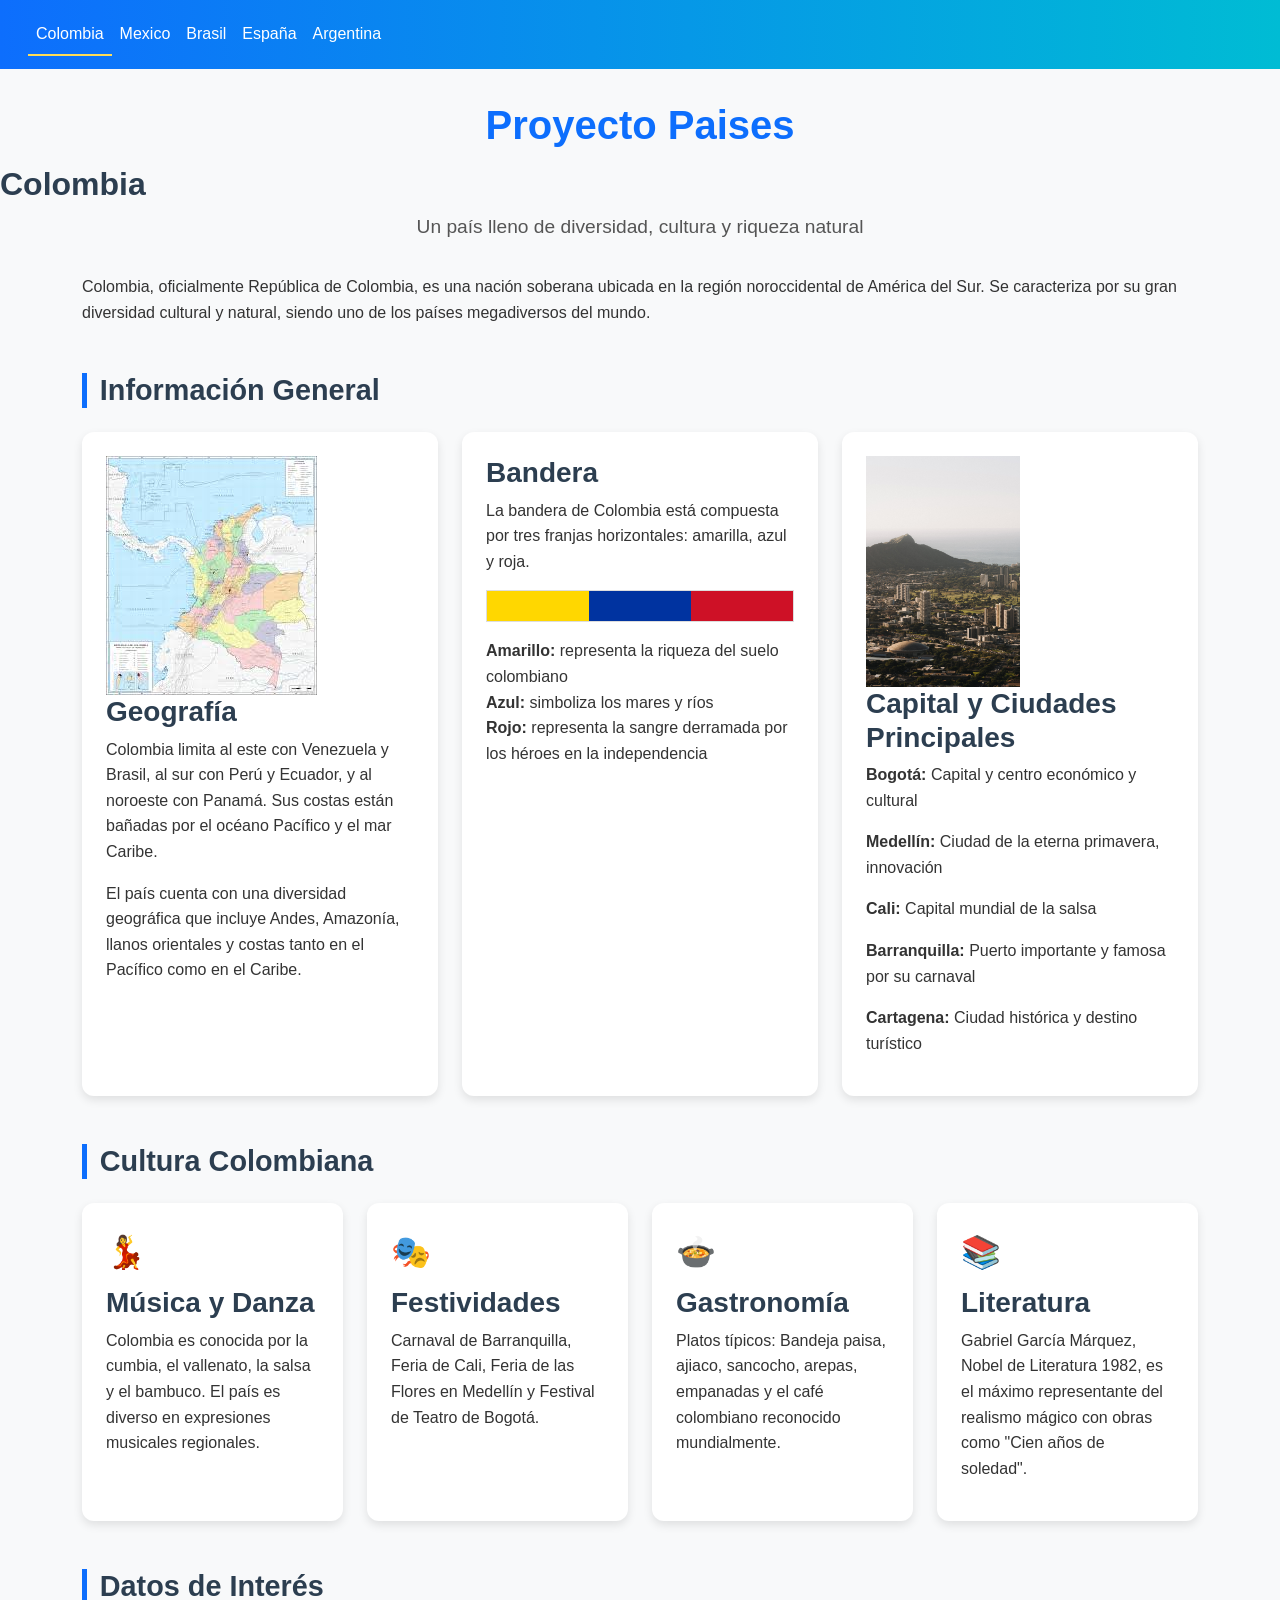
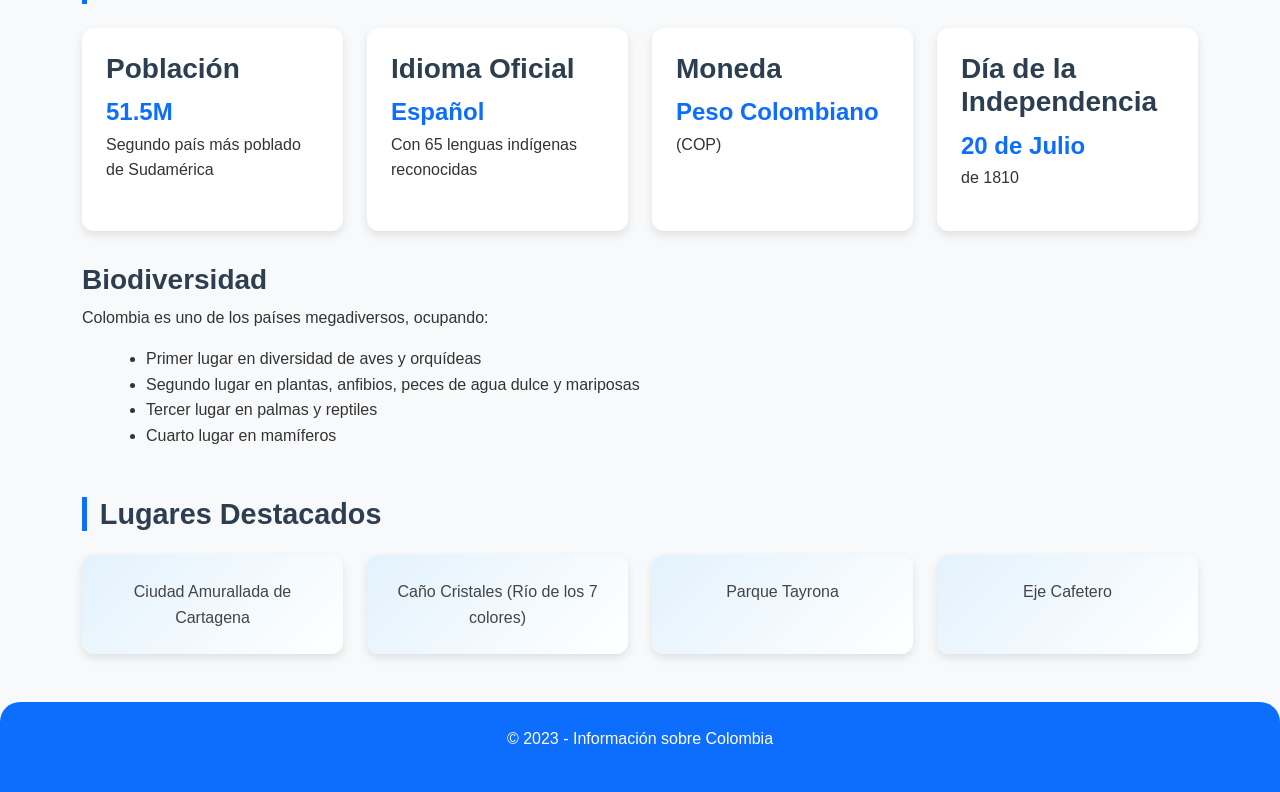
<file: index.html>
<!DOCTYPE html>
<html lang="en">
<head>
    <meta charset="UTF-8">
    <meta name="viewport" content="width=device-width, initial-scale=1.0">
    <title>Document</title>
    <link href="https://cdn.jsdelivr.net/npm/bootstrap@5.3.8/dist/css/bootstrap.min.css" rel="stylesheet" integrity="sha384-sRIl4kxILFvY47J16cr9ZwB07vP4J8+LH7qKQnuqkuIAvNWLzeN8tE5YBujZqJLB" crossorigin="anonymous">
    <script src="https://cdn.jsdelivr.net/npm/bootstrap@5.3.8/dist/js/bootstrap.bundle.min.js" integrity="sha384-FKyoEForCGlyvwx9Hj09JcYn3nv7wiPVlz7YYwJrWVcXK/BmnVDxM+D2scQbITxI" crossorigin="anonymous"></script>
    <script src="https://cdn.jsdelivr.net/npm/@popperjs/core@2.11.8/dist/umd/popper.min.js" integrity="sha384-I7E8VVD/ismYTF4hNIPjVp/Zjvgyol6VFvRkX/vR+Vc4jQkC+hVqc2pM8ODewa9r" crossorigin="anonymous"></script>
    <script src="https://cdn.jsdelivr.net/npm/bootstrap@5.3.8/dist/js/bootstrap.min.js" integrity="sha384-G/EV+4j2dNv+tEPo3++6LCgdCROaejBqfUeNjuKAiuXbjrxilcCdDz6ZAVfHWe1Y" crossorigin="anonymous"></script>
    <link rel="stylesheet" href="style.css">
  </head>
<body>
    <nav class="navbar navbar-expand-lg bg-body-tertiary">
  <div class="container-fluid">
    
    <button class="navbar-toggler" type="button" data-bs-toggle="collapse" data-bs-target="#navbarNav" aria-controls="navbarNav" aria-expanded="false" aria-label="Toggle navigation">
      <span class="navbar-toggler-icon"></span>
    </button>
    <div class="collapse navbar-collapse" id="navbarNav">
      <ul class="navbar-nav">
        <li class="nav-item">
          <a class="nav-link active" aria-current="page" href="index.html">Colombia</a>
        </li>
        <li class="nav-item">
          <a class="nav-link" href="#">Mexico</a>
        </li>
        <li class="nav-item">
          <a class="nav-link" href="#">Brasil</a>
        </li>
        <li class="nav-item">
          <a class="nav-link " >España</a>
        </li>
        <li class="nav-item">
          <a class="nav-link " >Argentina</a>
        </li>
      </ul>
    </div>
  </div>
</nav>
<h1>Proyecto Paises</h1>
<h2>Colombia</h2>
  <p class="subtitle">Un país lleno de diversidad, cultura y riqueza natural</p>
<div>
   <div class="container">
        <section class="intro">
            <p>Colombia, oficialmente República de Colombia, es una nación soberana ubicada en la región noroccidental de América del Sur. Se caracteriza por su gran diversidad cultural y natural, siendo uno de los países megadiversos del mundo.</p>
        </section>
        
        <section class="section">
            <h2 class="section-title">Información General</h2>
            
            <div class="info-grid">
                <div class="info-card">
                    <img src="colombia.jpg" alt="">
                    <h3>Geografía</h3>
                    <p>Colombia limita al este con Venezuela y Brasil, al sur con Perú y Ecuador, y al noroeste con Panamá. Sus costas están bañadas por el océano Pacífico y el mar Caribe.</p>
                    <p>El país cuenta con una diversidad geográfica que incluye Andes, Amazonía, llanos orientales y costas tanto en el Pacífico como en el Caribe.</p>
                </div>
                
                <div class="info-card">
                    <h3>Bandera</h3>
                    <p>La bandera de Colombia está compuesta por tres franjas horizontales: amarilla, azul y roja.</p>
                    <div class="flag-colors">
                        <div class="color-yellow"></div>
                        <div class="color-blue"></div>
                        <div class="color-red"></div>
                    </div>
                    <p><strong>Amarillo:</strong> representa la riqueza del suelo colombiano<br>
                    <strong>Azul:</strong> simboliza los mares y ríos<br>
                    <strong>Rojo:</strong> representa la sangre derramada por los héroes en la independencia</p>
                </div>
                
                <div class="info-card">
                    <img src="vistas-con-vistas-de-honolulu-en-hawaii-ee-uu-durante-el-dia.jpg" width="50%" alt="">
                    <h3>Capital y Ciudades Principales</h3>
                    <p><strong>Bogotá:</strong> Capital y centro económico y cultural</p>
                    <p><strong>Medellín:</strong> Ciudad de la eterna primavera, innovación</p>
                    <p><strong>Cali:</strong> Capital mundial de la salsa</p>
                    <p><strong>Barranquilla:</strong> Puerto importante y famosa por su carnaval</p>
                    <p><strong>Cartagena:</strong> Ciudad histórica y destino turístico</p>
                </div>
            </div>
        </section>
        
        <section class="section">
            <h2 class="section-title">Cultura Colombiana</h2>
            
            <div class="culture-grid">
                <div class="culture-item">
                    <div class="culture-icon">💃</div>
                    <h3>Música y Danza</h3>
                    <p>Colombia es conocida por la cumbia, el vallenato, la salsa y el bambuco. El país es diverso en expresiones musicales regionales.</p>
                </div>
                
                <div class="culture-item">
                    <div class="culture-icon">🎭</div>
                    <h3>Festividades</h3>
                    <p>Carnaval de Barranquilla, Feria de Cali, Feria de las Flores en Medellín y Festival de Teatro de Bogotá.</p>
                </div>
                
                <div class="culture-item">
                    <div class="culture-icon">🍲</div>
                    <h3>Gastronomía</h3>
                    <p>Platos típicos: Bandeja paisa, ajiaco, sancocho, arepas, empanadas y el café colombiano reconocido mundialmente.</p>
                </div>
                
                <div class="culture-item">
                    <div class="culture-icon">📚</div>
                    <h3>Literatura</h3>
                    <p>Gabriel García Márquez, Nobel de Literatura 1982, es el máximo representante del realismo mágico con obras como "Cien años de soledad".</p>
                </div>
            </div>
        </section>
        
        <section class="section">
            <h2 class="section-title">Datos de Interés</h2>
            
            <div class="data-grid">
                <div class="data-item">
                    <h3>Población</h3>
                    <div class="data-value">51.5M</div>
                    <p>Segundo país más poblado de Sudamérica</p>
                </div>
                
                <div class="data-item">
                    <h3>Idioma Oficial</h3>
                    <div class="data-value">Español</div>
                    <p>Con 65 lenguas indígenas reconocidas</p>
                </div>
                
                <div class="data-item">
                    <h3>Moneda</h3>
                    <div class="data-value">Peso Colombiano</div>
                    <p>(COP)</p>
                </div>
                
                <div class="data-item">
                    <h3>Día de la Independencia</h3>
                    <div class="data-value">20 de Julio</div>
                    <p>de 1810</p>
                </div>
            </div>
            
            <h3 style="margin-top: 2rem;">Biodiversidad</h3>
            <p>Colombia es uno de los países megadiversos, ocupando:</p>
            <ul style="margin-left: 2rem; margin-top: 0.5rem;">
                <li>Primer lugar en diversidad de aves y orquídeas</li>
                <li>Segundo lugar en plantas, anfibios, peces de agua dulce y mariposas</li>
                <li>Tercer lugar en palmas y reptiles</li>
                <li>Cuarto lugar en mamíferos</li>
            </ul>
        </section>
        
        <section class="section">
            <h2 class="section-title">Lugares Destacados</h2>
            
            <div class="gallery">
                <div class="gallery-item">
                    <div>Ciudad Amurallada de Cartagena</div>
                </div>
                <div class="gallery-item">
                    <div>Caño Cristales (Río de los 7 colores)</div>
                </div>
                <div class="gallery-item">
                    <div>Parque Tayrona</div>
                </div>
                <div class="gallery-item">
                    <div>Eje Cafetero</div>
                </div>
            </div>
        </section>
    </div>
    
    <footer>
        <p>© 2023 - Información sobre Colombia</p>
        <p></p>
    </footer>
</div>
</body>
</html>
</file>
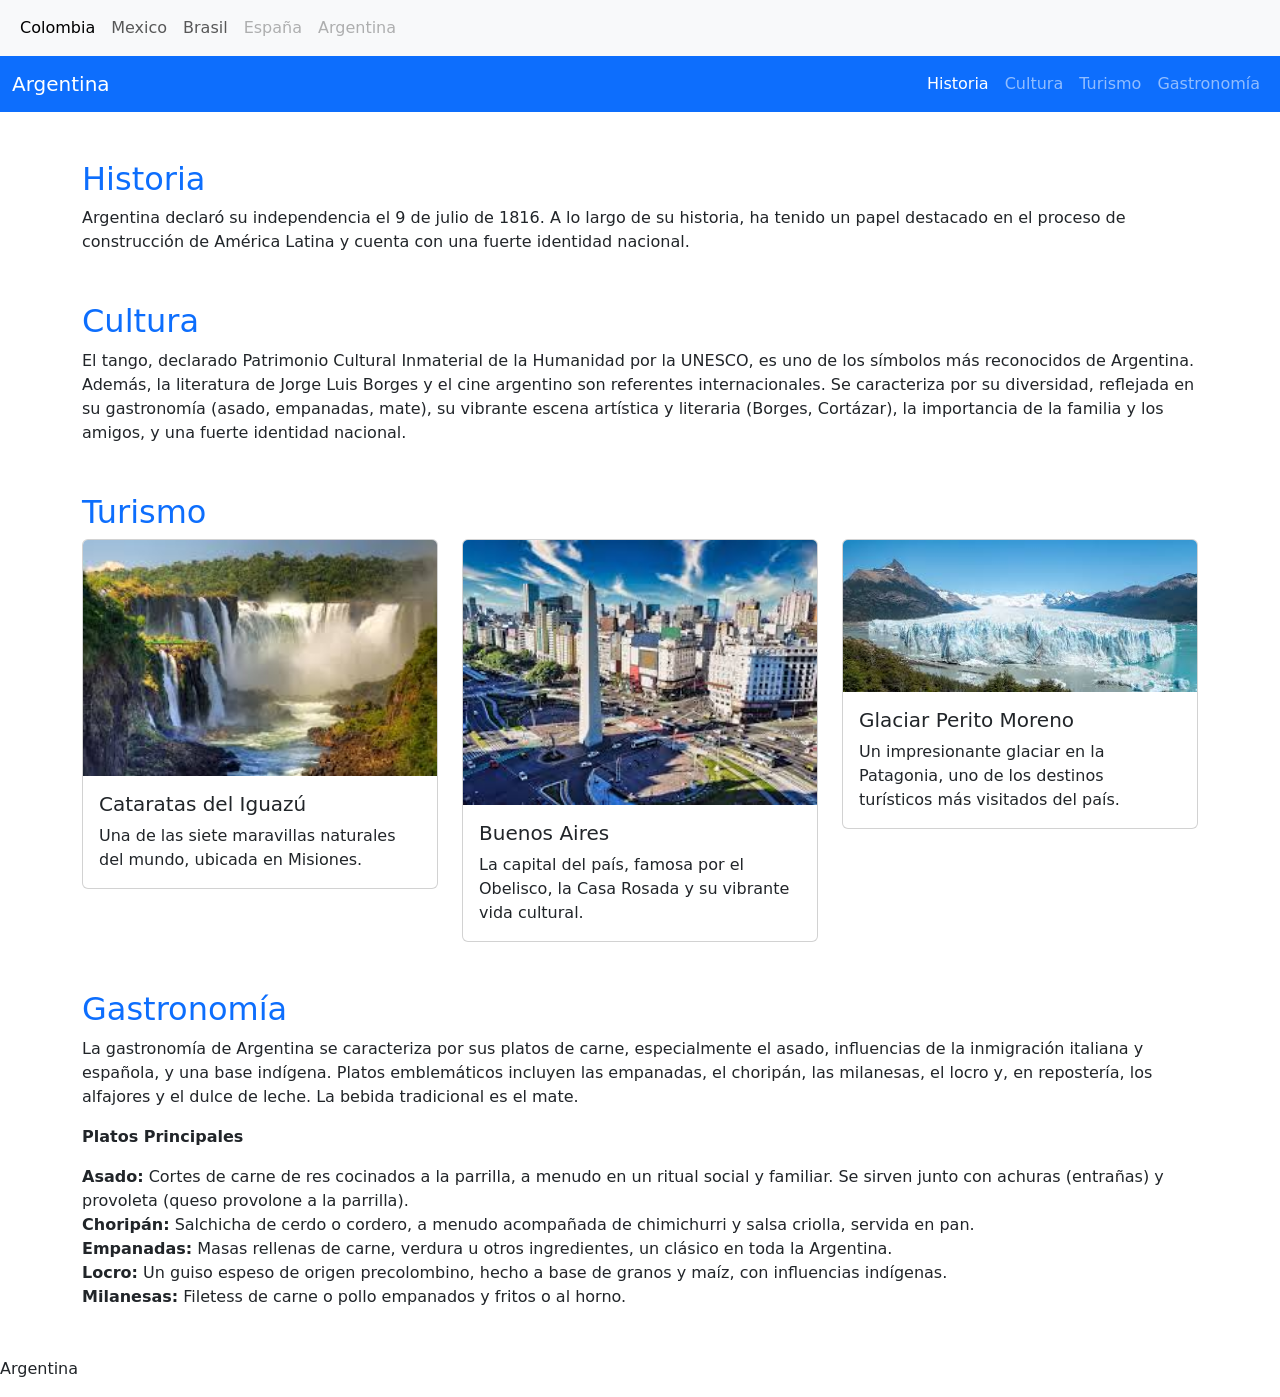
<file: argentina.html>
<!DOCTYPE html>
<html lang="en">
<head>
    <meta charset="UTF-8">
    <meta name="viewport" content="width=device-width, initial-scale=1.0">
    <title>Argentina</title>
    <link href="https://cdn.jsdelivr.net/npm/bootstrap@5.3.8/dist/css/bootstrap.min.css" rel="stylesheet" integrity="sha384-sRIl4kxILFvY47J16cr9ZwB07vP4J8+LH7qKQnuqkuIAvNWLzeN8tE5YBujZqJLB" crossorigin="anonymous">
    <script src="https://cdn.jsdelivr.net/npm/bootstrap@5.3.8/dist/js/bootstrap.bundle.min.js" integrity="sha384-FKyoEForCGlyvwx9Hj09JcYn3nv7wiPVlz7YYwJrWVcXK/BmnVDxM+D2scQbITxI" crossorigin="anonymous"></script>
    <script src="https://cdn.jsdelivr.net/npm/@popperjs/core@2.11.8/dist/umd/popper.min.js" integrity="sha384-I7E8VVD/ismYTF4hNIPjVp/Zjvgyol6VFvRkX/vR+Vc4jQkC+hVqc2pM8ODewa9r" crossorigin="anonymous"></script>
    <script src="https://cdn.jsdelivr.net/npm/bootstrap@5.3.8/dist/js/bootstrap.min.js" integrity="sha384-G/EV+4j2dNv+tEPo3++6LCgdCROaejBqfUeNjuKAiuXbjrxilcCdDz6ZAVfHWe1Y" crossorigin="anonymous"></script>
</head>
<body>
    <nav class="navbar navbar-expand-lg bg-body-tertiary">
  <div class="container-fluid">
    
    <button class="navbar-toggler" type="button" data-bs-toggle="collapse" data-bs-target="#navbarNav" aria-controls="navbarNav" aria-expanded="false" aria-label="Toggle navigation">
      <span class="navbar-toggler-icon"></span>
    </button>
    <div class="collapse navbar-collapse" id="navbarNav">
      <ul class="navbar-nav">
        <li class="nav-item">
          <a class="nav-link active" aria-current="page" href="#">Colombia</a>
        </li>
        <li class="nav-item">
          <a class="nav-link" href="#">Mexico</a>
        </li>
        <li class="nav-item">
          <a class="nav-link" href="#">Brasil</a>
        </li>
        <li class="nav-item">
          <a class="nav-link disabled" aria-disabled="true">España</a>
        </li>
        <li class="nav-item">
          <a class="nav-link disabled" aria-disabled="true">Argentina</a>
        </li>
      </ul>
    </div>
  </div>
</nav>
<nav class="navbar navbar-expand-lg navbar-dark bg-primary">
      <div class="container-fluid">
        <a class="navbar-brand" href="#">Argentina</a>
        <button class="navbar-toggler" type="button" data-bs-toggle="collapse" data-bs-target="#navbarNav" 
                aria-controls="navbarNav" aria-expanded="false" aria-label="Toggle navigation">
          <span class="navbar-toggler-icon"></span>
        </button>
        
        <div class="collapse navbar-collapse" id="navbarNav">
          <ul class="navbar-nav ms-auto">
            <li class="nav-item"><a class="nav-link active" href="#historia">Historia</a></li>
            <li class="nav-item"><a class="nav-link" href="#cultura">Cultura</a></li>
            <li class="nav-item"><a class="nav-link" href="#turismo">Turismo</a></li>
            <li class="nav-item"><a class="nav-link" href="#gastronomia">Gastronomía</a></li>
          </ul>
        </div>
      </div>
    </nav>

    <div class="container my-5">
      <section id="historia" class="mb-5">
        <h2 class="text-primary">Historia</h2>
        <p>Argentina declaró su independencia el 9 de julio de 1816. 
        A lo largo de su historia, ha tenido un papel destacado en el proceso de construcción de América Latina y cuenta con una fuerte identidad nacional.</p>
      </section>

      <section id="cultura" class="mb-5">
        <h2 class="text-primary">Cultura</h2>
        <p>El tango, declarado Patrimonio Cultural Inmaterial de la Humanidad por la UNESCO, es uno de los símbolos más reconocidos de Argentina. 
        Además, la literatura de Jorge Luis Borges y el cine argentino son referentes internacionales.
      Se caracteriza por su diversidad, reflejada en su gastronomía (asado, empanadas, mate), su vibrante escena artística y literaria (Borges, Cortázar), la importancia de la familia y los amigos, y una fuerte identidad nacional. </p>
      </section>

      <section id="turismo" class="mb-5">
        <h2 class="text-primary">Turismo</h2>
        <div class="row">
          <div class="col-md-4">
            <div class="card">
              <img src="img/catarata.jpg" class="card-img-top" alt="Cataratas del Iguazú">
              <div class="card-body">
                <h5 class="card-title">Cataratas del Iguazú</h5>
                <p class="card-text">Una de las siete maravillas naturales del mundo, ubicada en Misiones.</p>
              </div>
            </div>
          </div>
          
          <div class="col-md-4">
            <div class="card">
              <img src="img/buenos.jpg" class="card-img-top" alt="Buenos Aires">
              <div class="card-body">
                <h5 class="card-title">Buenos Aires</h5>
                <p class="card-text">La capital del país, famosa por el Obelisco, la Casa Rosada y su vibrante vida cultural.</p>
              </div>
            </div>
          </div>
          
          <div class="col-md-4">
            <div class="card">
              <img src="img/glaciar.jpg" class="card-img-top" alt="Glaciar Perito Moreno">
              <div class="card-body">
                <h5 class="card-title">Glaciar Perito Moreno</h5>
                <p class="card-text">Un impresionante glaciar en la Patagonia, uno de los destinos turísticos más visitados del país.</p>
              </div>
            </div>
          </div>
        </div>
      </section>

      <section id="gastronomia" class="mb-5">
        <h2 class="text-primary">Gastronomía</h2>
        <p>La gastronomía de Argentina se caracteriza por sus platos de carne, especialmente el asado, influencias de la inmigración italiana y española, y una base indígena. Platos emblemáticos incluyen las empanadas, el choripán, las milanesas, el locro y, en repostería, los alfajores y el dulce de leche. La bebida tradicional es el mate. 
<P><b>Platos Principales</b></P>
<P><b>Asado:</b> Cortes de carne de res cocinados a la parrilla, a menudo en un ritual social y familiar. Se sirven junto con achuras (entrañas) y provoleta (queso provolone a la parrilla). 
<br> <b>Choripán:</b> Salchicha de cerdo o cordero, a menudo acompañada de chimichurri y salsa criolla, servida en pan. 
<br><b>Empanadas:</b> Masas rellenas de carne, verdura u otros ingredientes, un clásico en toda la Argentina. 
<br><b>Locro:</b> Un guiso espeso de origen precolombino, hecho a base de granos y maíz, con influencias indígenas. 
<br><b>Milanesas:</b> Filetess de carne o pollo empanados y fritos o al horno.</P> </p>
      </section>
    </div>


<p>Argentina</p>
<p></p>
</body>
</html>
</file>
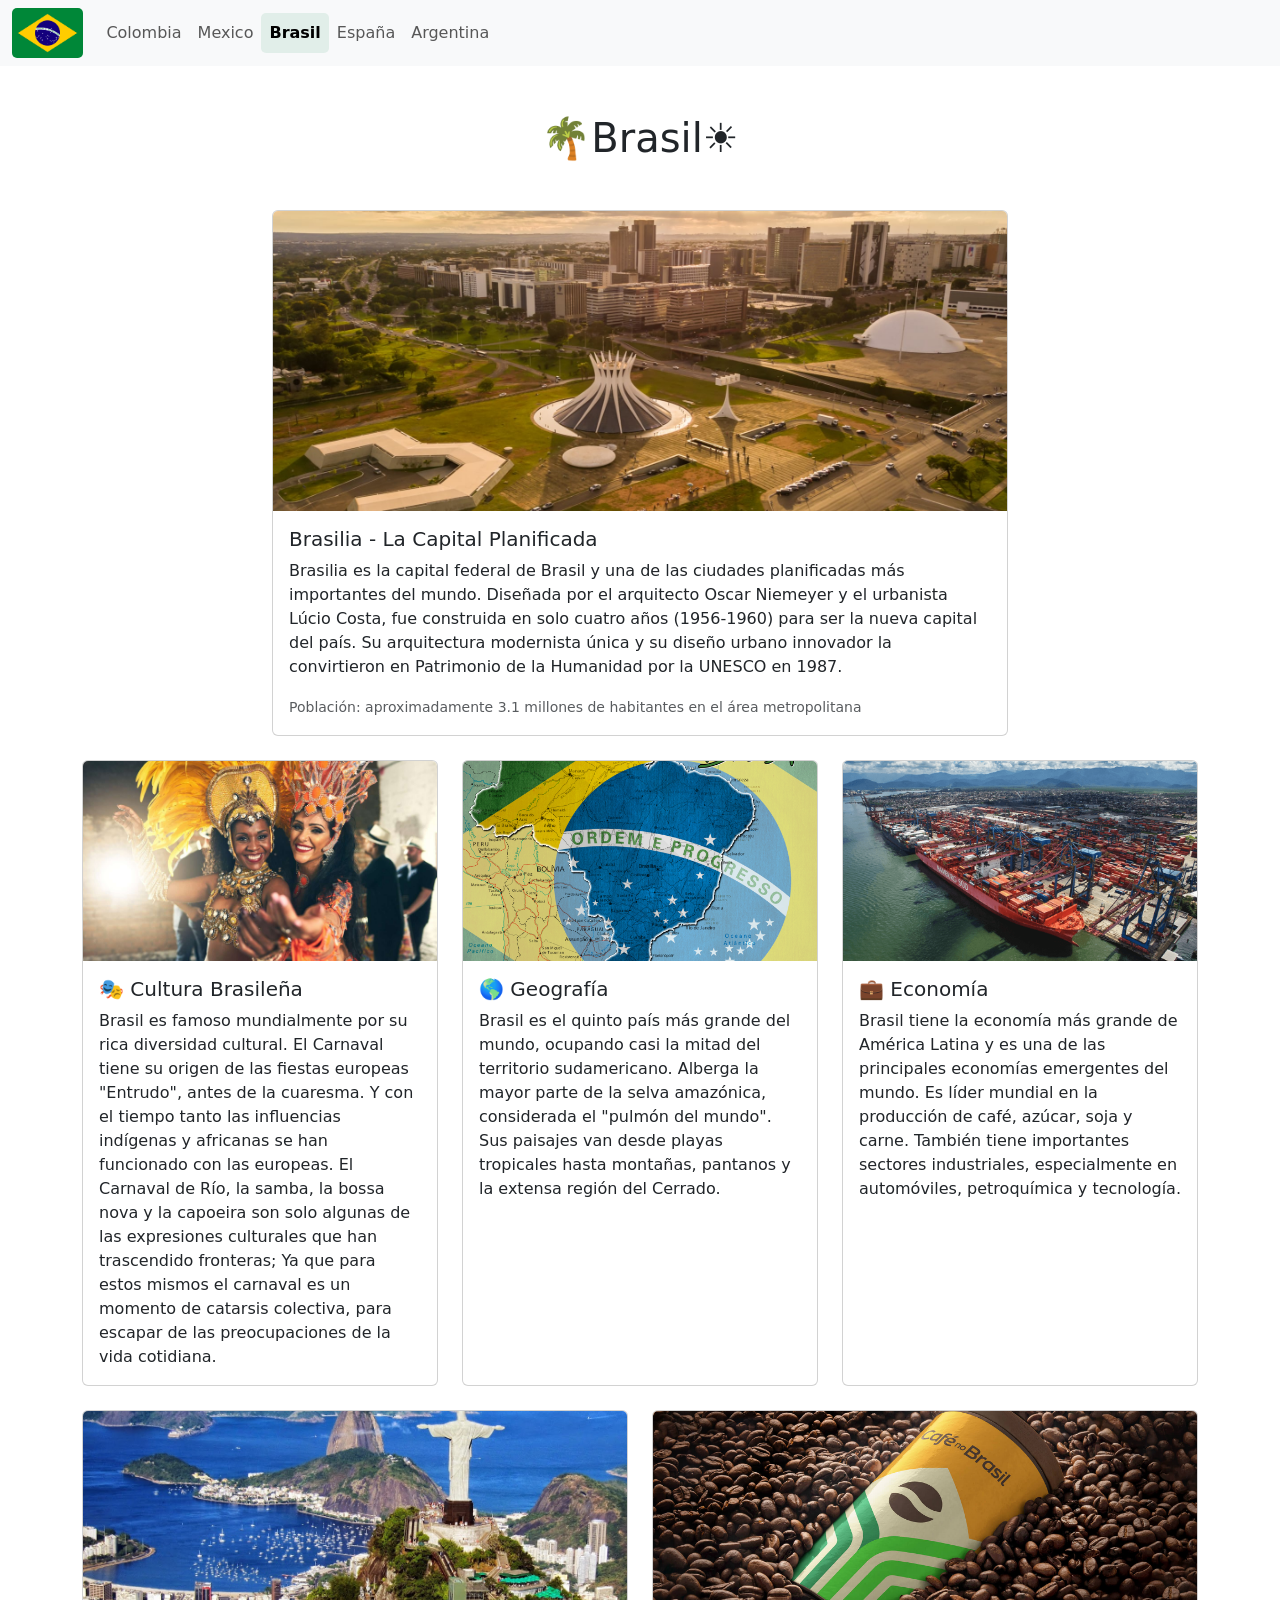
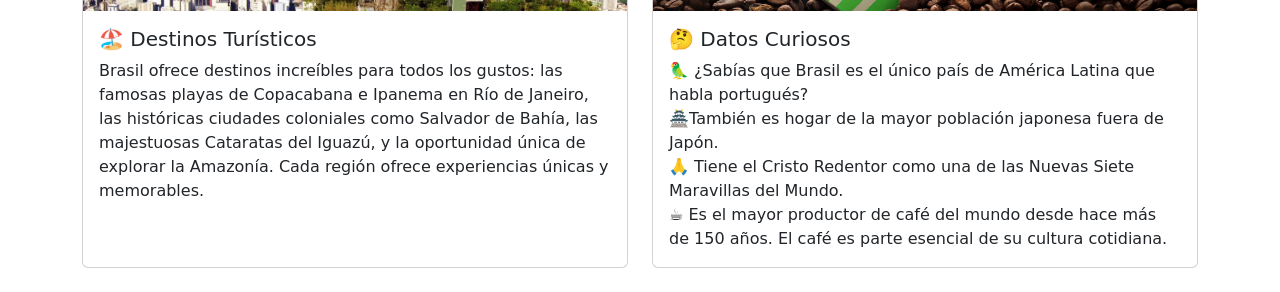
<file: brasil.html>
<!DOCTYPE html>
<html lang="en">
  <head>
    <meta charset="UTF-8" />
    <meta name="viewport" content="width=device-width, initial-scale=1.0" />
    <title>Document</title>
    <link
      href="https://cdn.jsdelivr.net/npm/bootstrap@5.3.8/dist/css/bootstrap.min.css"
      rel="stylesheet"
      integrity="sha384-sRIl4kxILFvY47J16cr9ZwB07vP4J8+LH7qKQnuqkuIAvNWLzeN8tE5YBujZqJLB"
      crossorigin="anonymous"
    />
    <script
      src="https://cdn.jsdelivr.net/npm/bootstrap@5.3.8/dist/js/bootstrap.bundle.min.js"
      integrity="sha384-FKyoEForCGlyvwx9Hj09JcYn3nv7wiPVlz7YYwJrWVcXK/BmnVDxM+D2scQbITxI"
      crossorigin="anonymous"
    ></script>
    <script
      src="https://cdn.jsdelivr.net/npm/@popperjs/core@2.11.8/dist/umd/popper.min.js"
      integrity="sha384-I7E8VVD/ismYTF4hNIPjVp/Zjvgyol6VFvRkX/vR+Vc4jQkC+hVqc2pM8ODewa9r"
      crossorigin="anonymous"
    ></script>
    <script
      src="https://cdn.jsdelivr.net/npm/bootstrap@5.3.8/dist/js/bootstrap.min.js"
      integrity="sha384-G/EV+4j2dNv+tEPo3++6LCgdCROaejBqfUeNjuKAiuXbjrxilcCdDz6ZAVfHWe1Y"
      crossorigin="anonymous"
    ></script>

    <style>
      :root {
        --logo-size: 50px;
      }

      .navbar-logo {
        height: var(--logo-size);
        width: auto;
        border-radius: 5px;
        margin-right: 15px;
      }

      .back-to-top {
        position: fixed;
        bottom: 30px;
        right: 30px;
        background-color: #198754;
        color: white;
        border: none;
        border-radius: 50%;
        width: 60px;
        height: 60px;
        font-size: 20px;
        cursor: pointer;
        box-shadow: 0 4px 12px rgba(0, 0, 0, 0.3);
        transition: all 0.3s ease;
        z-index: 1000;
      }

      .back-to-top:hover {
        background-color: #146c43;
        transform: translateY(-2px);
        box-shadow: 0 6px 16px rgba(0, 0, 0, 0.4);
      }

      .current-page {
        font-weight: bold !important;
        background-color: rgba(25, 135, 84, 0.1);
        border-radius: 5px;
      }
    </style>
  </head>
  <body>
    <nav class="navbar navbar-expand-lg bg-body-tertiary">
      <div class="container-fluid">
        <img src="logo_BS.jpg" alt="Bandera de Brasil" class="navbar-logo" />

        <button
          class="navbar-toggler"
          type="button"
          data-bs-toggle="collapse"
          data-bs-target="#navbarNav"
          aria-controls="navbarNav"
          aria-expanded="false"
          aria-label="Toggle navigation"
        >
          <span class="navbar-toggler-icon"></span>
        </button>
        <div class="collapse navbar-collapse" id="navbarNav">
          <ul class="navbar-nav">
            <li class="nav-item">
              <a class="nav-link" href="colombia.html">Colombia</a>
            </li>
            <li class="nav-item">
              <a class="nav-link" href="mexico.html">Mexico</a>
            </li>
            <li class="nav-item">
              <a
                class="nav-link active current-page"
                aria-current="page"
                href="brasil.html"
                >Brasil</a
              >
            </li>
            <li class="nav-item">
              <a class="nav-link" href="españa.html">España</a>
            </li>
            <li class="nav-item">
              <a class="nav-link" href="#">Argentina</a>
            </li>
          </ul>
        </div>
      </div>
    </nav>

    <div class="container mt-5">
      <div class="row">
        <div class="col-12">
          <h1 class="text-center mb-5">🌴Brasil☀️</h1>
        </div>
      </div>

      <div class="row justify-content-center">
        <!-- Presentación 1 -->
        <div class="col-lg-8 col-md-10 mb-4">
          <div class="card h-100">
            <img
              src="guide-brasilia.jpg"
              class="card-img-top"
              alt="Brasilia - Capital de Brasil"
              style="height: 300px; object-fit: cover"
            />
            <div class="card-body">
              <h5 class="card-title">Brasilia - La Capital Planificada</h5>
              <p class="card-text">
                Brasilia es la capital federal de Brasil y una de las ciudades
                planificadas más importantes del mundo. Diseñada por el
                arquitecto Oscar Niemeyer y el urbanista Lúcio Costa, fue
                construida en solo cuatro años (1956-1960) para ser la nueva
                capital del país. Su arquitectura modernista única y su diseño
                urbano innovador la convirtieron en Patrimonio de la Humanidad
                por la UNESCO en 1987.
              </p>
              <p class="card-text">
                <small class="text-muted"
                  >Población: aproximadamente 3.1 millones de habitantes en el
                  área metropolitana</small
                >
              </p>
            </div>
          </div>
        </div>
      </div>

      <div class="row">
        <!-- Cultura -->
        <div class="col-lg-4 col-md-6 mb-4">
          <div class="card h-100">
            <img
              src="carnaval_BS.jpg"
              class="card-img-top"
              alt="Carnaval de Brasil"
              style="height: 200px; object-fit: cover"
            />
            <div class="card-body">
              <h5 class="card-title">🎭 Cultura Brasileña</h5>
              <p class="card-text">
                Brasil es famoso mundialmente por su rica diversidad cultural.
                El Carnaval tiene su origen de las fiestas europeas "Entrudo",
                antes de la cuaresma. Y con el tiempo tanto las influencias
                indígenas y africanas se han funcionado con las europeas. El
                Carnaval de Río, la samba, la bossa nova y la capoeira son solo
                algunas de las expresiones culturales que han trascendido
                fronteras; Ya que para estos mismos el carnaval es un momento de
                catarsis colectiva, para escapar de las preocupaciones de la
                vida cotidiana.
              </p>
            </div>
          </div>
        </div>

        <!-- Geografía -->
        <div class="col-lg-4 col-md-6 mb-4">
          <div class="card h-100">
            <img
              src="geografia_BS.jpeg"
              class="card-img-top"
              alt="Geografía de Brasil"
              style="height: 200px; object-fit: cover"
            />
            <div class="card-body">
              <h5 class="card-title">🌎 Geografía</h5>
              <p class="card-text">
                Brasil es el quinto país más grande del mundo, ocupando casi la
                mitad del territorio sudamericano. Alberga la mayor parte de la
                selva amazónica, considerada el "pulmón del mundo". Sus paisajes
                van desde playas tropicales hasta montañas, pantanos y la
                extensa región del Cerrado.
              </p>
            </div>
          </div>
        </div>

        <!-- Economía -->
        <div class="col-lg-4 col-md-6 mb-4">
          <div class="card h-100">
            <img
              src="economia_BS.png"
              class="card-img-top"
              alt="Economía de Brasil"
              style="height: 200px; object-fit: cover"
            />
            <div class="card-body">
              <h5 class="card-title">💼 Economía</h5>
              <p class="card-text">
                Brasil tiene la economía más grande de América Latina y es una
                de las principales economías emergentes del mundo. Es líder
                mundial en la producción de café, azúcar, soja y carne. También
                tiene importantes sectores industriales, especialmente en
                automóviles, petroquímica y tecnología.
              </p>
            </div>
          </div>
        </div>
      </div>

      <div class="row">
        <!-- Turismo -->
        <div class="col-lg-6 col-md-12 mb-4">
          <div class="card h-100">
            <img
              src="turismo_BS.jpg"
              class="card-img-top"
              alt="Turismo en Brasil"
              style="height: 200px; object-fit: cover"
            />
            <div class="card-body">
              <h5 class="card-title">🏖️ Destinos Turísticos</h5>
              <p class="card-text">
                Brasil ofrece destinos increíbles para todos los gustos: las
                famosas playas de Copacabana e Ipanema en Río de Janeiro, las
                históricas ciudades coloniales como Salvador de Bahía, las
                majestuosas Cataratas del Iguazú, y la oportunidad única de
                explorar la Amazonía. Cada región ofrece experiencias únicas y
                memorables.
              </p>
            </div>
          </div>
        </div>

        <!-- Datos Curiosos -->
        <div class="col-lg-6 col-md-12 mb-4">
          <div class="card h-100">
            <img
              src="datos_curi_BS.jpg"
              class="card-img-top"
              alt="Datos Curiosos de Brasil"
              style="height: 200px; object-fit: cover"
            />
            <div class="card-body">
              <h5 class="card-title">🤔 Datos Curiosos</h5>
              <p class="card-text">
                🦜 ¿Sabías que Brasil es el único país de América Latina que habla
                portugués? 
                <br> 🏯También es hogar de la mayor población japonesa fuera
                de Japón.
                <br> 🙏 Tiene el Cristo Redentor como una de las Nuevas Siete Maravillas del Mundo.
                <br> ☕ Es el mayor productor de café del mundo desde hace más de 150 años. El café es parte esencial de su cultura cotidiana.
              </p>
            </div>
          </div>
        </div>
      </div>
    </div>

    <button class="back-to-top" id="backToTopBtn" title="Ir al principio">
      ↑
    </button>

    <script>
      // Botón regresar
      const backToTopBtn = document.getElementById("backToTopBtn");

      window.addEventListener("scroll", function () {
        if (window.pageYOffset > 300) {
          backToTopBtn.style.display = "block";
        } else {
          backToTopBtn.style.display = "none";
        }
      });

      backToTopBtn.addEventListener("click", function () {
        window.scrollTo({
          top: 0,
          behavior: "smooth",
        });
      });

      backToTopBtn.style.display = "none";
    </script>
  </body>
</html>
</file>
<file: style.css>
* {
  margin: 0;
  padding: 0;
  box-sizing: border-box;
}

body {
  font-family: 'Segoe UI', Tahoma, Geneva, Verdana, sans-serif;
  background: #f8f9fa;
  color: #333;
  line-height: 1.6;
}

h1, h2, h3 {
  font-weight: 700;
  color: #2c3e50;
}

p {
  margin-bottom: 1rem;
}

/* ===== Navbar ===== */
.navbar {
  background: linear-gradient(90deg, #0d6efd, #00bcd4);
  padding: 0.8rem 1rem;
}

.navbar .nav-link {
  color: #fff !important;
  font-weight: 500;
  transition: color 0.3s ease, transform 0.2s ease;
}

.navbar .nav-link:hover {
  color: #ffdd57 !important;
  transform: scale(1.05);
}

.navbar .nav-link.active {
  border-bottom: 2px solid #ffdd57;
}

/* ===== Encabezados ===== */
h1 {
  text-align: center;
  margin: 2rem 0 1rem;
  font-size: 2.5rem;
  color: #0d6efd;
}

.subtitle {
  text-align: center;
  font-size: 1.2rem;
  color: #555;
  margin-bottom: 2rem;
}

/* ===== Secciones ===== */
.section {
  margin: 3rem 0;
}

.section-title {
  font-size: 1.8rem;
  margin-bottom: 1.5rem;
  border-left: 5px solid #0d6efd;
  padding-left: 0.8rem;
}

/* ===== Grillas ===== */
.info-grid, .culture-grid, .data-grid, .gallery {
  display: grid;
  gap: 1.5rem;
}

.info-grid {
  grid-template-columns: repeat(auto-fit, minmax(280px, 1fr));
}

.culture-grid {
  grid-template-columns: repeat(auto-fit, minmax(220px, 1fr));
}

.data-grid {
  grid-template-columns: repeat(auto-fit, minmax(200px, 1fr));
}

.gallery {
  grid-template-columns: repeat(auto-fit, minmax(240px, 1fr));
}

/* ===== Tarjetas ===== */
.info-card, .culture-item, .data-item, .gallery-item {
  background: #fff;
  padding: 1.5rem;
  border-radius: 12px;
  box-shadow: 0 4px 10px rgba(0,0,0,0.1);
  transition: transform 0.3s ease, box-shadow 0.3s ease;
}

.info-card:hover, .culture-item:hover, .data-item:hover, .gallery-item:hover {
  transform: translateY(-5px);
  box-shadow: 0 6px 14px rgba(0,0,0,0.15);
}

/* ===== Bandera (Colores) ===== */
.flag-colors {
  display: flex;
  margin: 1rem 0;
  border: 1px solid #ddd;
}

.color-yellow, .color-blue, .color-red {
  flex: 1;
  height: 30px;
}

.color-yellow { background: #FFD700; }
.color-blue { background: #0033A0; }
.color-red { background: #CE1126; }

/* ===== Íconos de Cultura ===== */
.culture-icon {
  font-size: 2rem;
  margin-bottom: 0.5rem;
}

/* ===== Datos ===== */
.data-value {
  font-size: 1.5rem;
  font-weight: bold;
  color: #0d6efd;
}

/* ===== Galería ===== */
.gallery-item {
  text-align: center;
  font-weight: 500;
  color: #444;
  background: linear-gradient(135deg, #e3f2fd, #ffffff);
}

/* ===== Footer ===== */
footer {
  text-align: center;
  background: #0d6efd;
  color: #fff;
  padding: 1.5rem;
  margin-top: 3rem;
  border-top-left-radius: 20px;
  border-top-right-radius: 20px;
}
</file>
